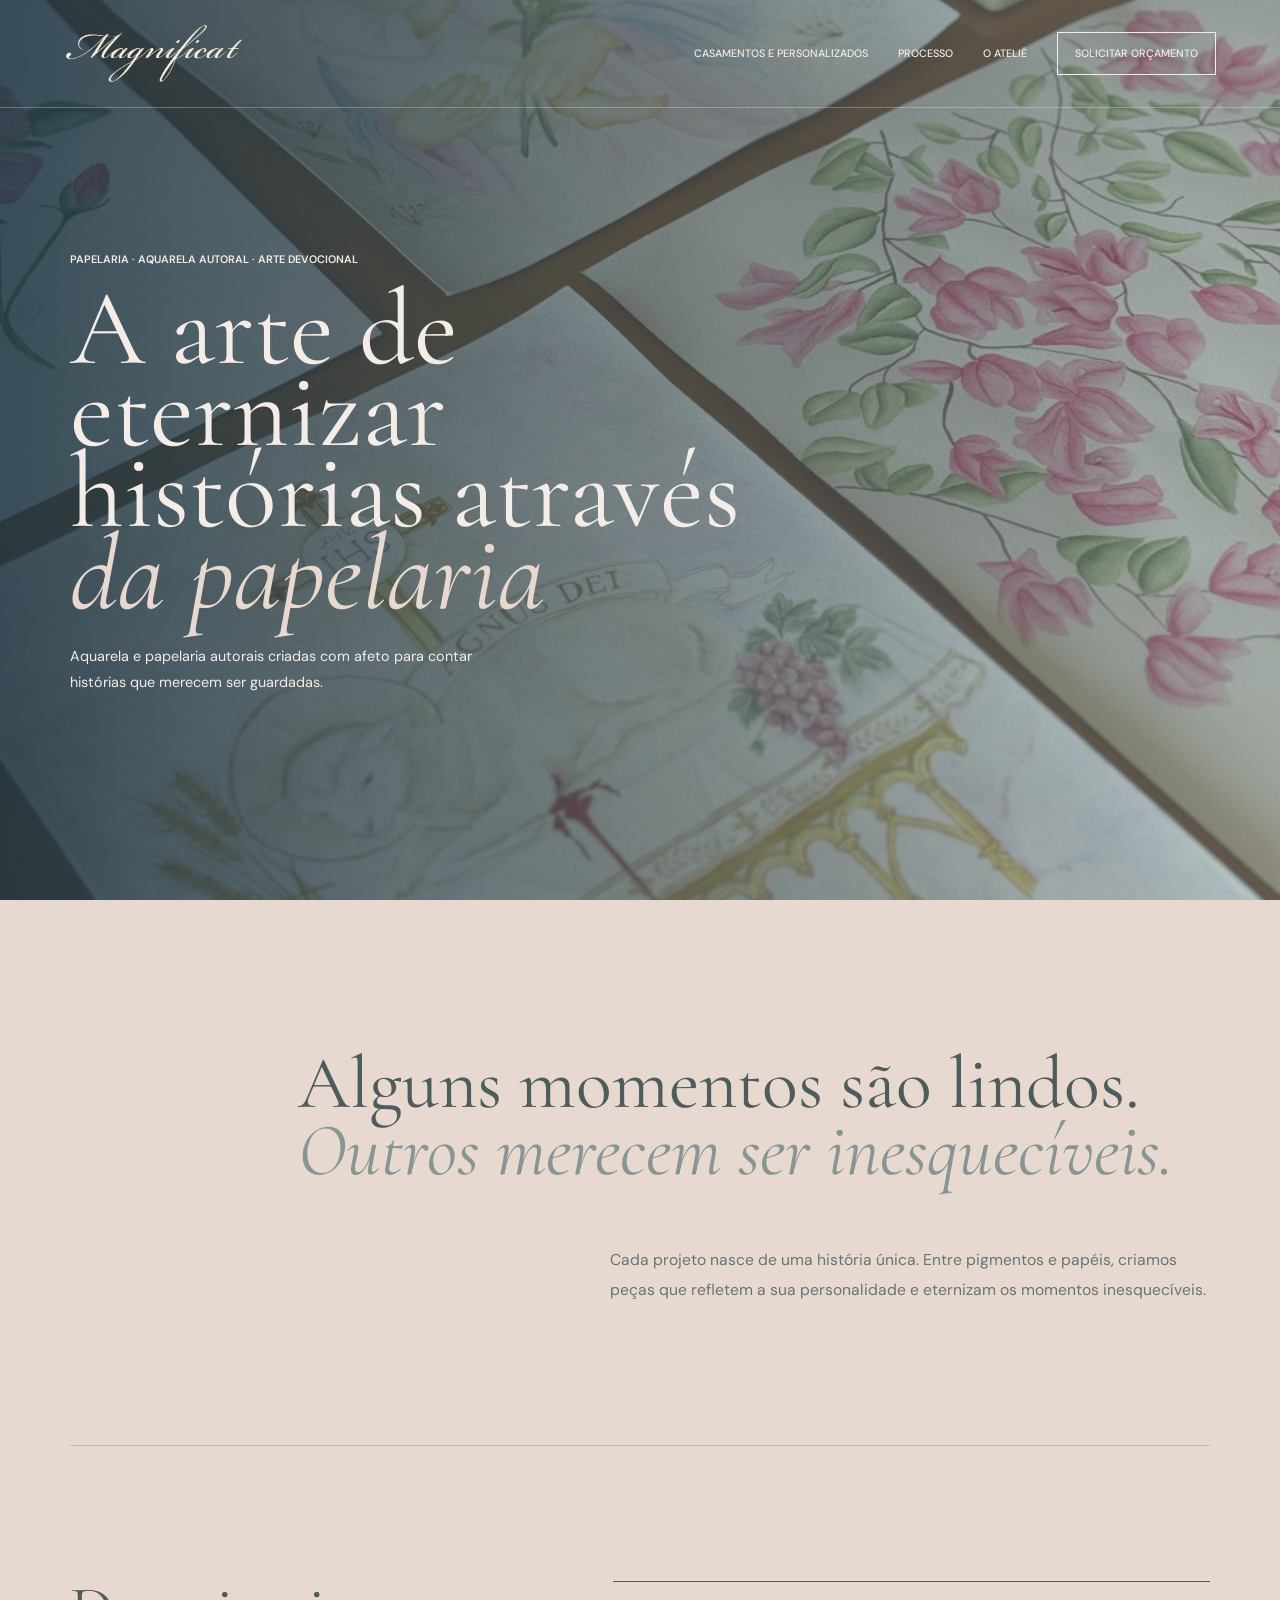
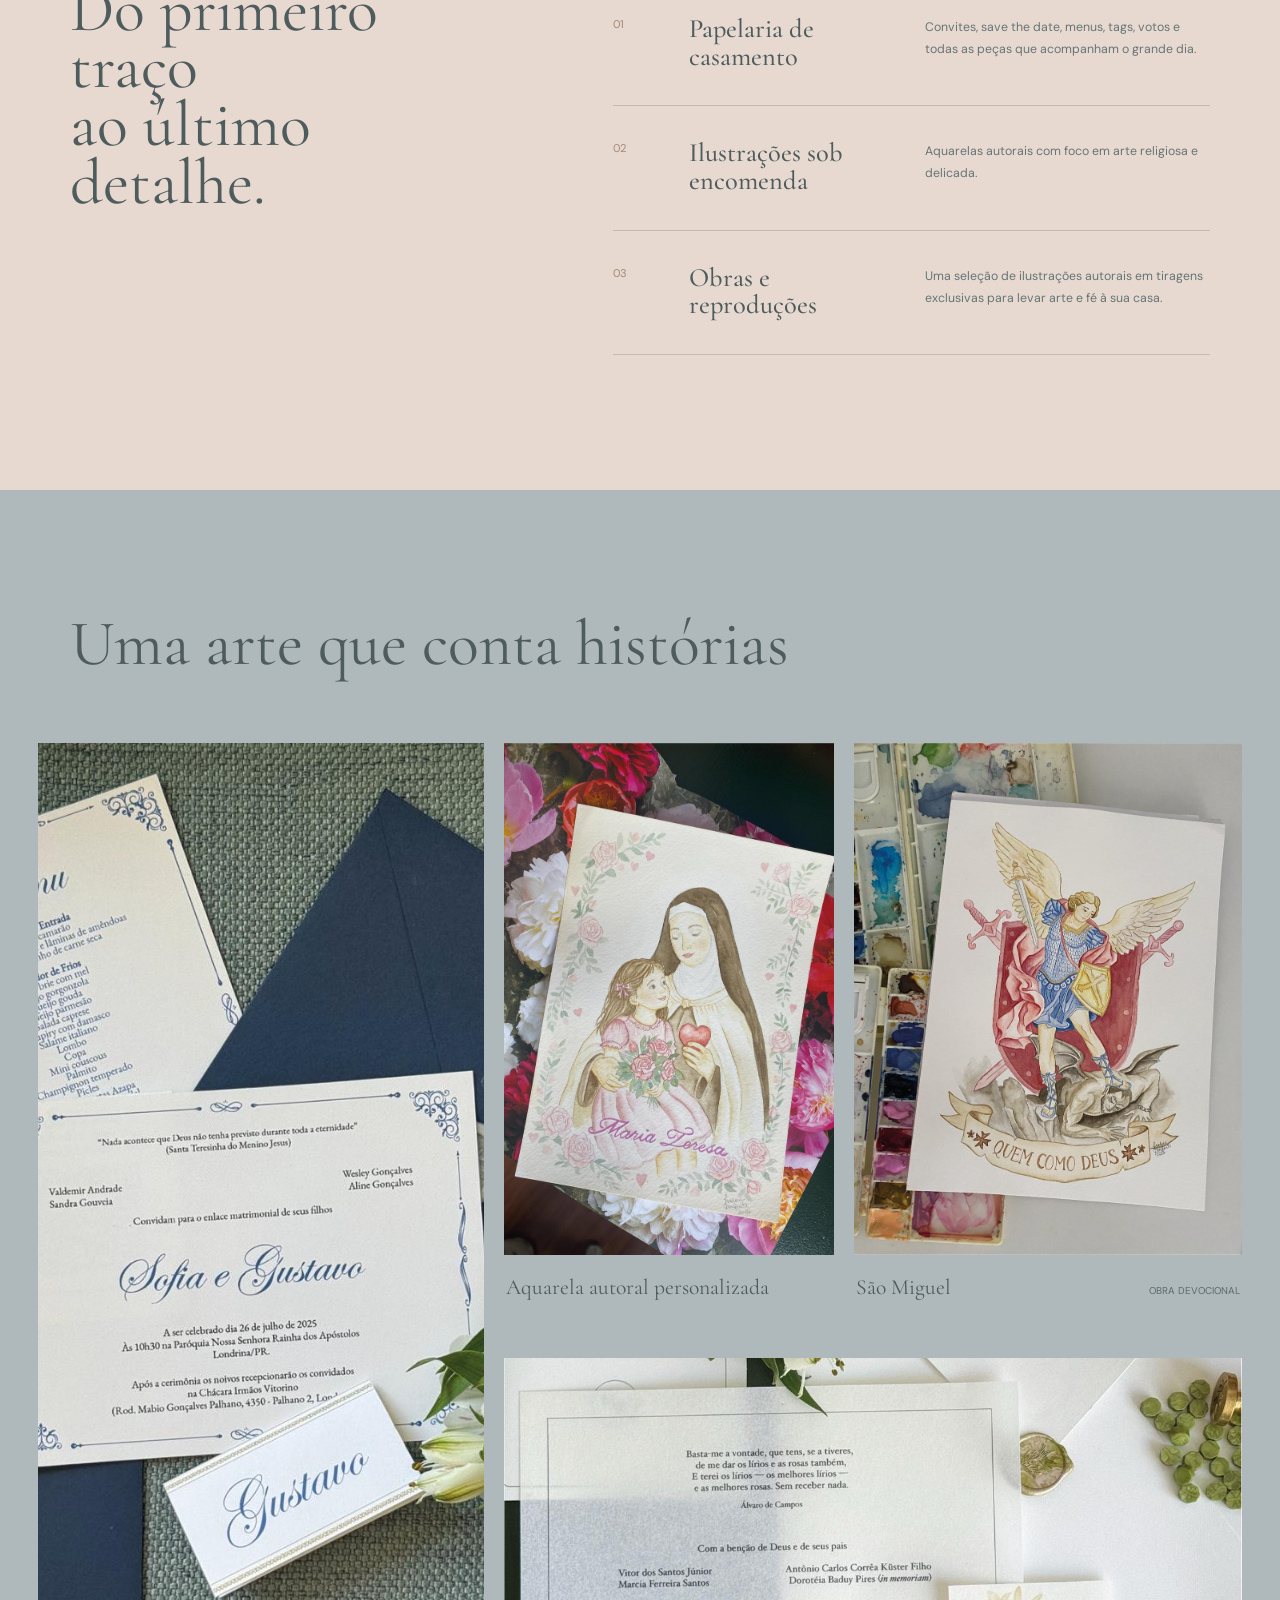
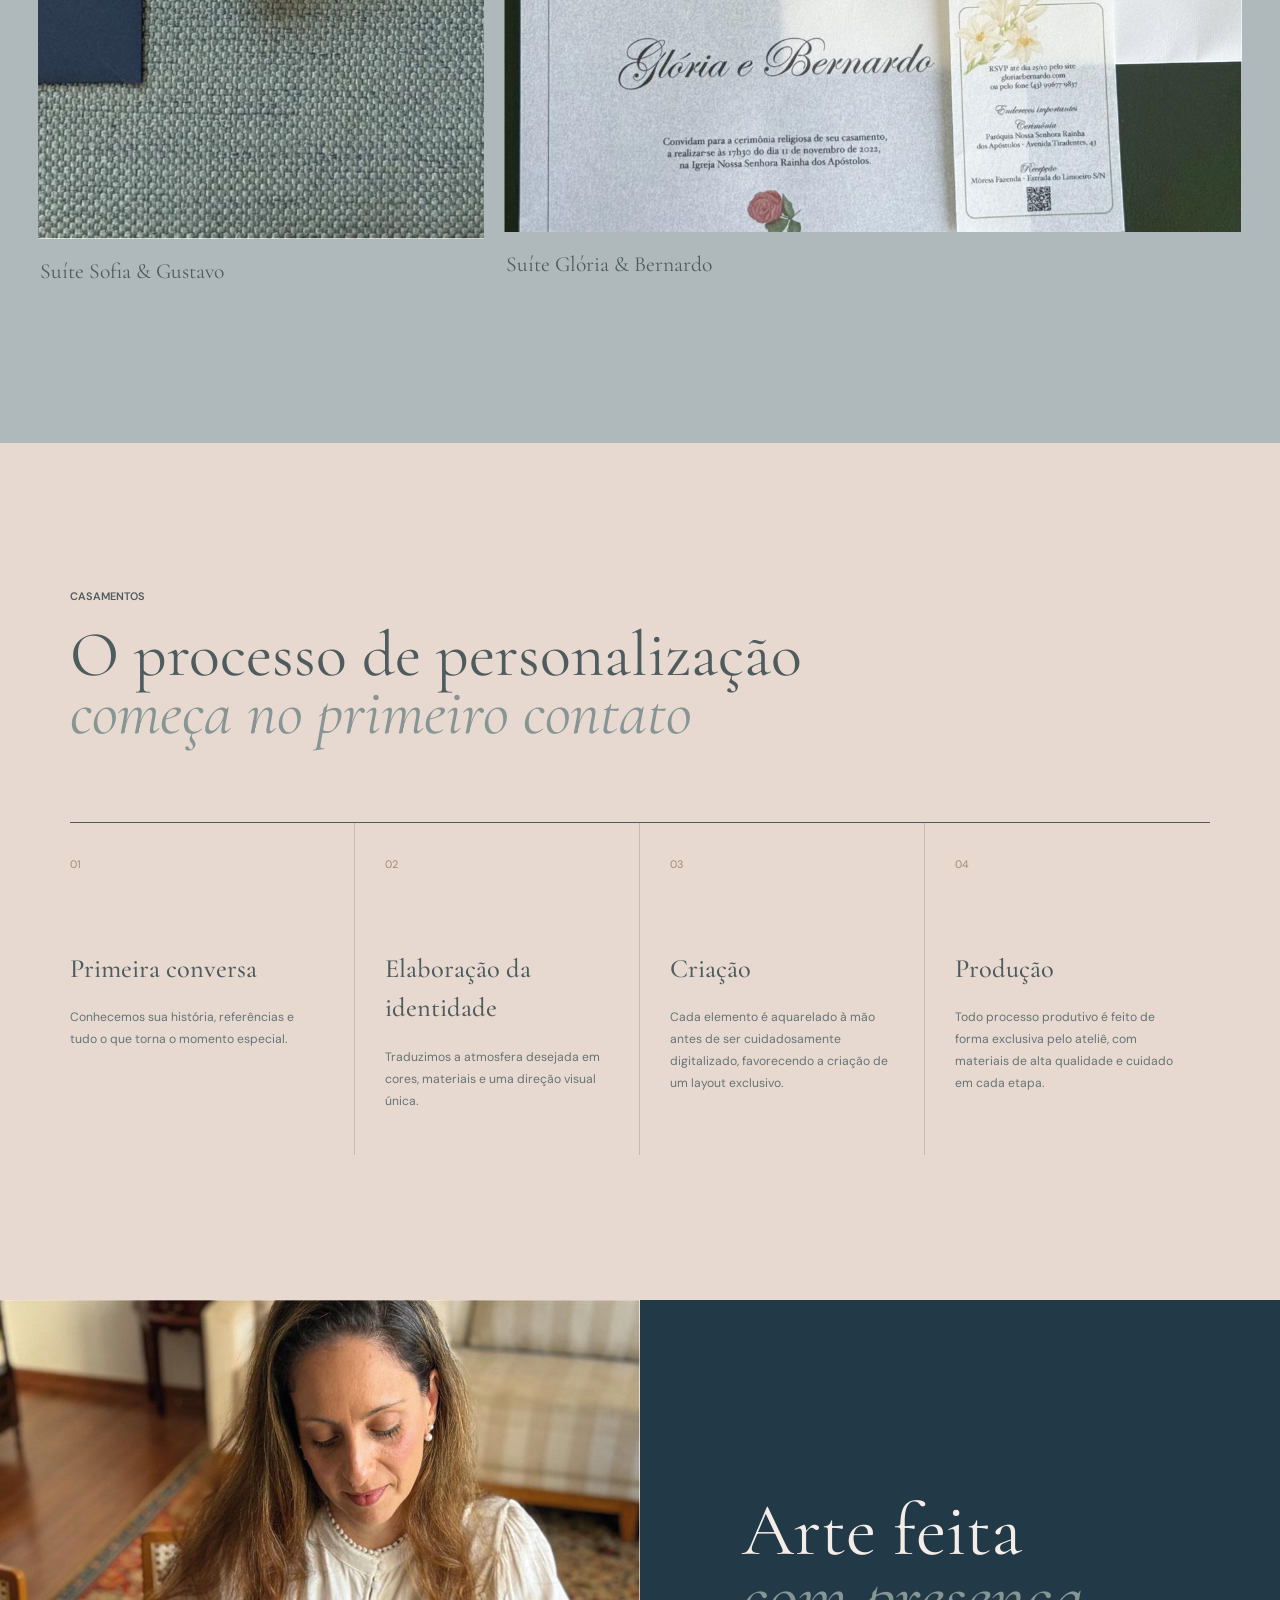
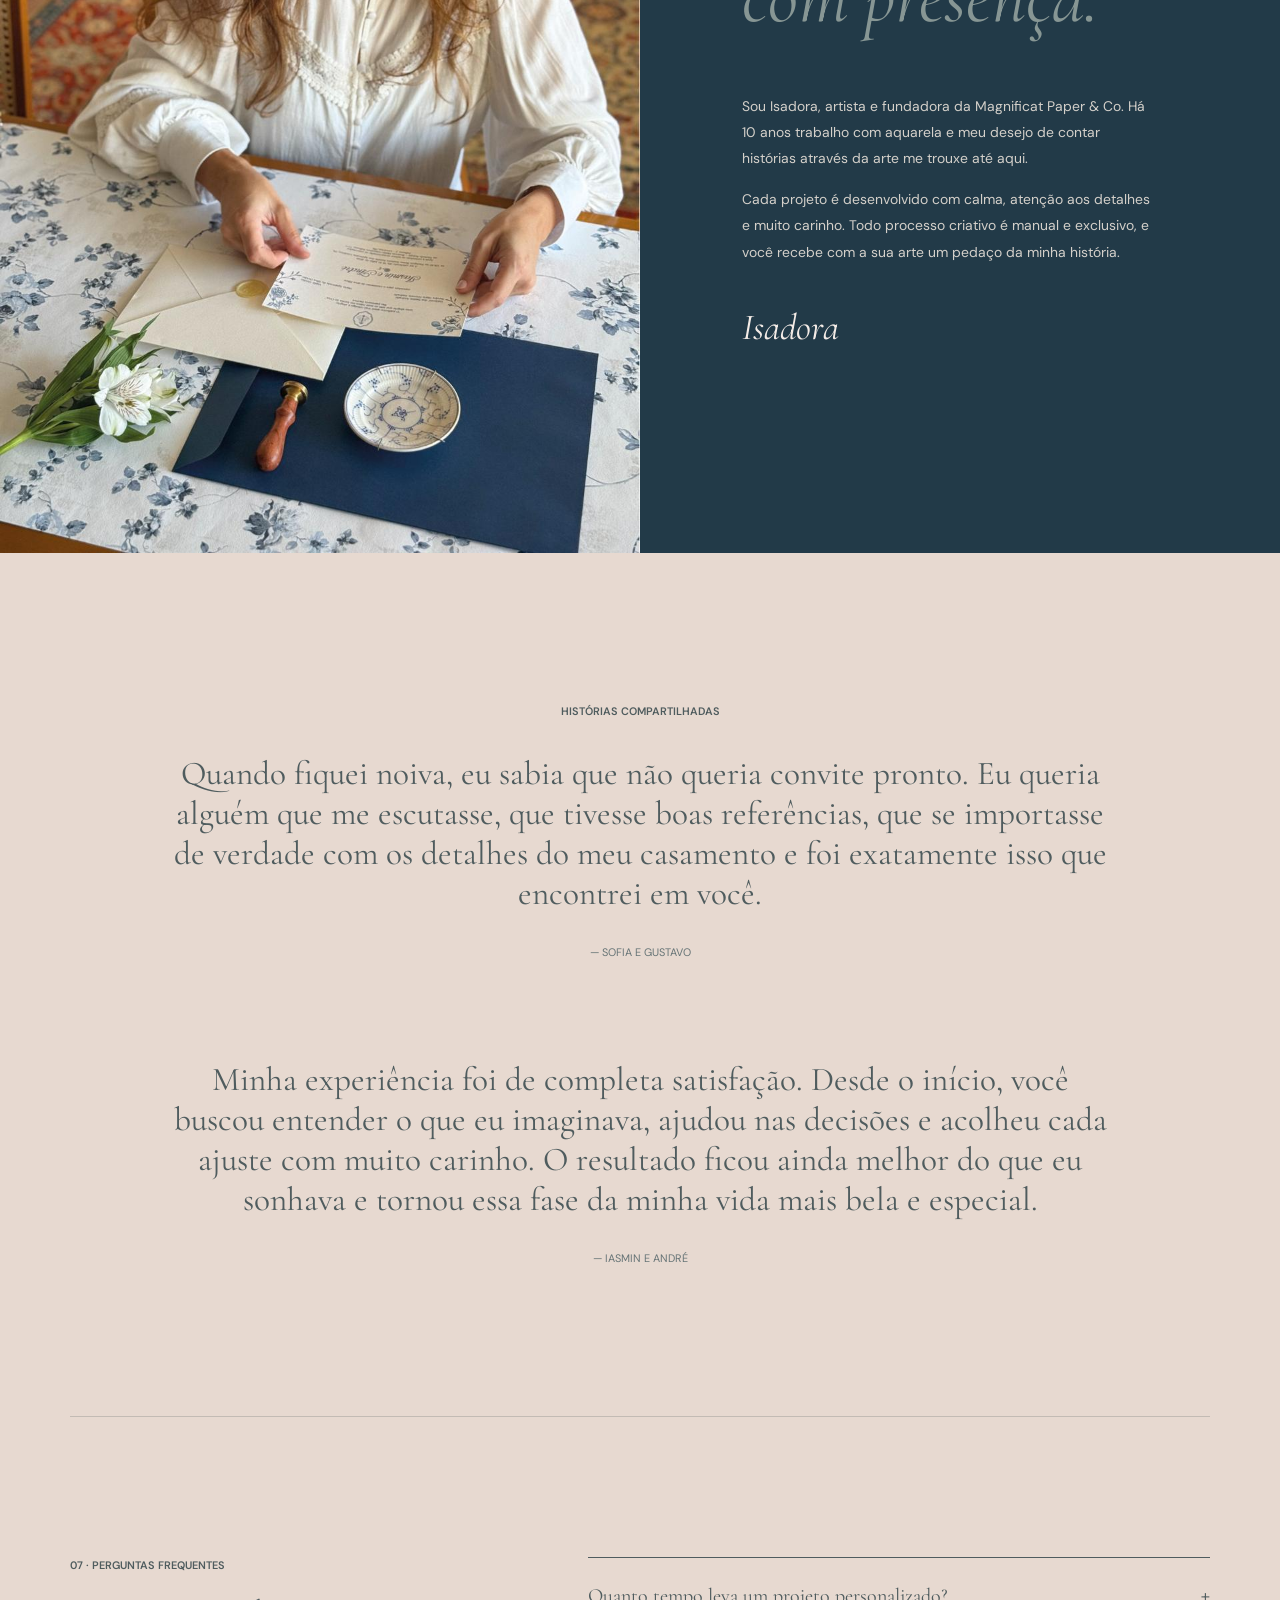
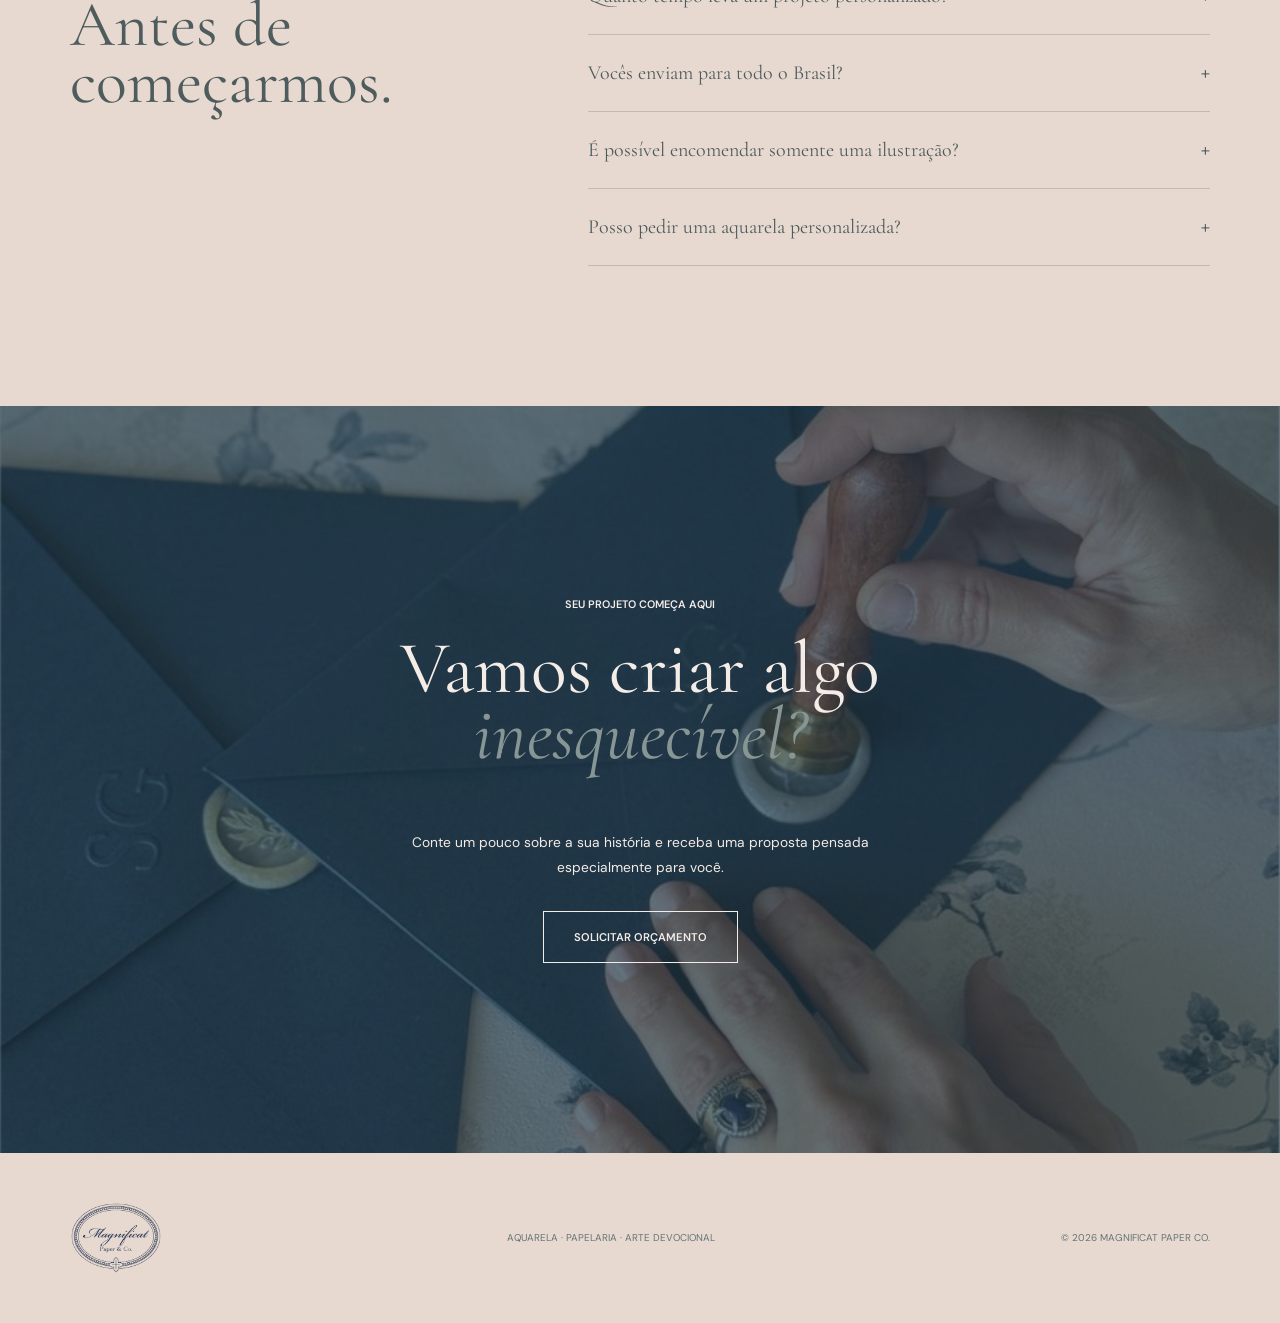
<file: index.html>
<!doctype html>
<html lang="pt-BR">
  <head>
    <meta charset="utf-8">
    <meta name="viewport" content="width=device-width, initial-scale=1">
    <meta name="description" content="Papelaria autoral e ilustrações em aquarela criadas artesanalmente pela Magnificat Paper Co.">
    <title>Magnificat Paper Co. — Ateliê Editorial</title>
    <link rel="icon" type="image/png" sizes="512x512" href="assets/favicon-magnificat.png">
    <link rel="preconnect" href="https://fonts.googleapis.com">
    <link rel="preconnect" href="https://fonts.gstatic.com" crossorigin>
    <link href="https://fonts.googleapis.com/css2?family=Cormorant+Garamond:ital,wght@0,400;0,500;0,600;1,400&family=DM+Sans:wght@300;400;500;600&display=swap" rel="stylesheet">
    <script>document.documentElement.classList.add("js");</script>
    <link rel="stylesheet" href="styles.css?v=20260817-4">
    <script src="script.js" defer></script>
  </head>
  <body class="theme-editorial">
    <header class="site-header" data-header>
      <a class="brand brand--logo" href="#inicio" aria-label="Magnificat — início">
        <img class="brand__logo" src="assets/logo-magnificat-wordmark.png" alt="Magnificat" width="1975" height="673">
      </a>
      <button class="menu-toggle" type="button" aria-label="Abrir menu" aria-expanded="false" data-menu-toggle>
        <span></span><span></span>
      </button>
      <nav class="site-nav" data-menu>
        <a href="#trabalhos">Casamentos e personalizados</a>
        <a href="#processo">Processo</a>
        <a href="#atelie">O ateliê</a>
        <a class="nav-cta" href="#contato">Solicitar orçamento</a>
      </nav>
    </header>

    <main>
      <section class="editorial-hero" id="inicio">
        <img class="editorial-hero__image" src="assets/hero-obras-aquarela.jpeg" alt="Aquarelas devocionais e florais dispostas sobre a mesa do ateliê" width="1200" height="1600">
        <div class="editorial-hero__shade"></div>
        <div class="editorial-hero__content reveal">
          <p class="eyebrow">Papelaria · aquarela autoral · arte devocional</p>
          <h1>A arte de eternizar<br>histórias através<br><em>da papelaria</em></h1>
          <p>Aquarela e papelaria autorais criadas com afeto para contar histórias que merecem ser guardadas.</p>
        </div>
      </section>

      <section class="manifesto editorial-shell reveal">
        <p class="section-index manifesto__index-spacer" aria-hidden="true"></p>
        <div>
          <h2>Alguns momentos são lindos.<br><em>Outros merecem ser inesquecíveis.</em></h2>
          <p>Cada projeto nasce de uma história única. Entre pigmentos e papéis, criamos peças que refletem a sua personalidade e eternizam os momentos inesquecíveis.</p>
        </div>
      </section>

      <section class="services editorial-shell" aria-labelledby="services-title">
        <div class="section-heading reveal">
          <h2 id="services-title">Do primeiro traço<br>ao último detalhe.</h2>
        </div>
        <div class="service-list">
          <article class="service-item reveal">
            <span>01</span>
            <h3>Papelaria de casamento</h3>
            <p>Convites, save the date, menus, tags, votos e todas as peças que acompanham o grande dia.</p>
          </article>
          <article class="service-item reveal">
            <span>02</span>
            <h3>Ilustrações sob encomenda</h3>
            <p>Aquarelas autorais com foco em arte religiosa e delicada.</p>
          </article>
          <article class="service-item reveal">
            <span>03</span>
            <h3>Obras e reproduções</h3>
            <p>Uma seleção de ilustrações autorais em tiragens exclusivas para levar arte e fé à sua casa.</p>
          </article>
        </div>
      </section>

      <section class="editorial-gallery" id="trabalhos" aria-labelledby="gallery-title">
        <div class="editorial-shell section-heading section-heading--row reveal">
          <div>
            <h2 id="gallery-title">Uma arte que conta histórias</h2>
          </div>
        </div>
        <div class="editorial-grid">
          <figure class="work work--tall reveal"><img src="assets/papelaria-azul.jpeg" alt="Suíte de papelaria de casamento em azul" width="1087" height="1280"><figcaption><span>Suíte Sofia & Gustavo</span></figcaption></figure>
          <figure class="work reveal"><img src="assets/santa-teresa.jpeg" alt="Ilustração em aquarela de Santa Teresa" width="959" height="1280"><figcaption><span>Aquarela autoral personalizada</span></figcaption></figure>
          <figure class="work reveal"><img src="assets/sao-miguel.jpeg" alt="Ilustração em aquarela de São Miguel" width="997" height="1280"><figcaption><span>São Miguel</span><small>Obra devocional</small></figcaption></figure>
          <figure class="work work--wide reveal"><img src="assets/menu-casamento.jpeg" alt="Menu e papelaria de casamento com flores brancas" width="960" height="1280"><figcaption><span>Suíte Glória & Bernardo</span></figcaption></figure>
        </div>
      </section>

      <section class="editorial-process editorial-shell" id="processo">
        <div class="section-heading reveal">
          <p class="section-index">Casamentos</p>
          <h2>O processo de personalização<br><em>começa no primeiro contato</em></h2>
        </div>
        <ol class="process-list">
          <li class="reveal"><span>01</span><h3>Primeira conversa</h3><p>Conhecemos sua história, referências e tudo o que torna o momento especial.</p></li>
          <li class="reveal"><span>02</span><h3>Elaboração da identidade</h3><p>Traduzimos a atmosfera desejada em cores, materiais e uma direção visual única.</p></li>
          <li class="reveal"><span>03</span><h3>Criação</h3><p>Cada elemento é aquarelado à mão antes de ser cuidadosamente digitalizado, favorecendo a criação de um layout exclusivo.</p></li>
          <li class="reveal"><span>04</span><h3>Produção</h3><p>Todo processo produtivo é feito de forma exclusiva pelo ateliê, com materiais de alta qualidade e cuidado em cada etapa.</p></li>
        </ol>
      </section>

      <section class="artist-editorial" id="atelie">
        <div class="artist-editorial__image reveal"><img src="assets/isadora-atelie.jpeg" alt="Isadora produzindo convites em seu ateliê" width="960" height="1280"></div>
        <div class="artist-editorial__copy reveal">
          <h2>Arte feita<br><em>com presença.</em></h2>
          <p>Sou Isadora, artista e fundadora da Magnificat Paper &amp; Co. Há 10 anos trabalho com aquarela e meu desejo de contar histórias através da arte me trouxe até aqui.</p>
          <p>Cada projeto é desenvolvido com calma, atenção aos detalhes e muito carinho. Todo processo criativo é manual e exclusivo, e você recebe com a sua arte um pedaço da minha história.</p>
          <span class="signature">Isadora</span>
        </div>
      </section>

      <section class="testimonial editorial-shell reveal">
        <p class="section-index">Histórias compartilhadas</p>
        <div class="testimonial-grid">
          <article class="testimonial-item">
            <blockquote>
              <p>Quando fiquei noiva, eu sabia que não queria convite pronto. Eu queria alguém que me escutasse, que tivesse boas referências, que se importasse de verdade com os detalhes do meu casamento e foi exatamente isso que encontrei em você.</p>
            </blockquote>
            <p class="testimonial-author">— Sofia e Gustavo</p>
          </article>
          <article class="testimonial-item">
            <blockquote>
              <p>Minha experiência foi de completa satisfação. Desde o início, você buscou entender o que eu imaginava, ajudou nas decisões e acolheu cada ajuste com muito carinho. O resultado ficou ainda melhor do que eu sonhava e tornou essa fase da minha vida mais bela e especial.</p>
            </blockquote>
            <p class="testimonial-author">— Iasmin e André</p>
          </article>
        </div>
      </section>

      <section class="faq editorial-shell" aria-labelledby="faq-title">
        <div class="section-heading reveal">
          <p class="section-index">07 · Perguntas frequentes</p>
          <h2 id="faq-title">Antes de começarmos.</h2>
        </div>
        <div class="faq-list reveal">
          <details><summary>Quanto tempo leva um projeto personalizado?<span>+</span></summary><p>Recomendamos iniciar entre quatro e seis meses antes do evento. O prazo exato depende da quantidade de peças e dos acabamentos escolhidos.</p></details>
          <details><summary>Vocês enviam para todo o Brasil?<span>+</span></summary><p>Sim. As peças são embaladas cuidadosamente e enviadas para todo o país.</p></details>
          <details><summary>É possível encomendar somente uma ilustração?<span>+</span></summary><p>Sim. Criamos aquarelas avulsas sob encomenda e também oferecemos reproduções de obras selecionadas.</p></details>
          <details><summary>Posso pedir uma aquarela personalizada?<span>+</span></summary><p>Sim. Lugares, símbolos, pessoas e memórias podem se tornar uma obra exclusiva.</p></details>
        </div>
      </section>

      <section class="editorial-contact" id="contato">
        <img src="assets/lacre-convite.jpeg" alt="Lacre de cera sendo aplicado em convite artesanal" width="960" height="1280">
        <div class="editorial-contact__content reveal">
          <p class="eyebrow">Seu projeto começa aqui</p>
          <h2>Vamos criar algo<br><em>inesquecível?</em></h2>
          <p>Conte um pouco sobre a sua história e receba uma proposta pensada especialmente para você.</p>
          <a class="button button--light" href="https://wa.me/5519992727085" target="_blank" rel="noopener noreferrer">Solicitar orçamento</a>
        </div>
      </section>
    </main>

    <footer class="site-footer editorial-shell">
      <a class="footer-brand-logo" href="#inicio" aria-label="Magnificat Paper & Co. — início">
        <img src="assets/logo-magnificat-footer.png" alt="Magnificat Paper & Co." width="1231" height="971">
      </a>
      <p>Aquarela · Papelaria · Arte devocional</p>
      <p>© 2026 Magnificat Paper Co.</p>
    </footer>

  </body>
</html>
</file>
<file: styles.css>
:root {
  color-scheme: light;
  --ink: #4f5c5e;
  --paper: #e7d9d0;
  --white: #f4ece7;
  --line: rgba(79, 92, 94, 0.24);
  --serif: "Cormorant Garamond", Georgia, serif;
  --sans: "DM Sans", Arial, sans-serif;
}

* {
  box-sizing: border-box;
}

html {
  min-height: 100%;
  scroll-behavior: smooth;
}

body {
  min-height: 100vh;
  margin: 0;
  color: var(--ink);
  background: var(--paper);
  font-family: var(--sans);
  font-size: 16px;
  line-height: 1.5;
  letter-spacing: 0;
}

body.menu-open {
  overflow: hidden;
}

img {
  display: block;
  width: 100%;
}

a {
  color: inherit;
  text-decoration: none;
}

button,
input,
textarea {
  color: inherit;
  font: inherit;
}

button {
  cursor: pointer;
}

h1,
h2,
h3,
p,
figure,
blockquote {
  margin-top: 0;
}

.eyebrow,
.section-index {
  margin-bottom: 22px;
  font-size: 0.68rem;
  font-weight: 600;
  letter-spacing: 0;
  text-transform: uppercase;
}

.brand {
  display: inline-flex;
  width: max-content;
  flex-direction: column;
  align-items: center;
  color: #f4ece7;
  line-height: 0.82;
}

.brand span {
  font-family: var(--serif);
  font-size: 2rem;
  font-weight: 500;
}

.brand small {
  margin-top: 9px;
  font-size: 0.56rem;
  font-weight: 500;
  letter-spacing: 0;
  text-transform: uppercase;
}

.brand--logo {
  width: 180px;
}

.brand__logo {
  height: auto;
}

.brand--dark {
  color: var(--ink);
}

.button {
  display: inline-flex;
  min-height: 52px;
  align-items: center;
  justify-content: center;
  padding: 0 30px;
  border: 1px solid currentColor;
  font-size: 0.7rem;
  font-weight: 600;
  text-transform: uppercase;
  transition: background-color 180ms ease, color 180ms ease, transform 180ms ease;
}

.button:hover {
  transform: translateY(-2px);
}

.button--light {
  color: #f4ece7;
}

.button--light:hover {
  color: #223a48;
  background: #f4ece7;
}

.button--blush {
  color: #4f5c5e;
  border-color: #e7d9d0;
  background: #e7d9d0;
}

.button--blush:hover {
  color: #f4ece7;
  border-color: #223a48;
  background: #223a48;
}

.button--forest {
  color: #f4ece7;
  border-color: #223a48;
  background: #223a48;
}

.button--forest:hover {
  color: #223a48;
  background: transparent;
}

.site-header {
  position: absolute;
  z-index: 50;
  top: 0;
  left: 0;
  display: grid;
  width: 100%;
  height: 108px;
  grid-template-columns: 1fr auto 1fr;
  align-items: center;
  padding: 0 5vw;
  color: #f4ece7;
  border-bottom: 1px solid rgba(244, 236, 231, 0.3);
  transition: color 220ms ease, background-color 220ms ease, transform 220ms ease;
}

.site-header .brand {
  justify-self: start;
}

.site-nav {
  display: flex;
  grid-column: 3;
  align-items: center;
  justify-self: end;
  gap: 30px;
  font-size: 0.67rem;
  font-weight: 500;
  text-transform: uppercase;
}

.site-nav a:not(.nav-cta) {
  position: relative;
}

.site-nav a[href="#atelie"] {
  white-space: nowrap;
}

.site-nav a:not(.nav-cta)::after {
  position: absolute;
  right: 0;
  bottom: -7px;
  left: 0;
  height: 1px;
  background: currentColor;
  content: "";
  transform: scaleX(0);
  transform-origin: right;
  transition: transform 180ms ease;
}

.site-nav a:not(.nav-cta):hover::after {
  transform: scaleX(1);
  transform-origin: left;
}

.nav-cta {
  padding: 12px 17px;
  border: 1px solid currentColor;
}

.menu-toggle {
  display: none;
  width: 42px;
  height: 42px;
  padding: 0;
  border: 0;
  background: transparent;
}

.menu-toggle span {
  display: block;
  width: 24px;
  height: 1px;
  margin: 6px auto;
  background: currentColor;
  transition: transform 180ms ease;
}


.reveal {
  opacity: 1;
  transform: none;
}

.js .reveal {
  opacity: 0;
  transform: translate3d(0, 18px, 0);
  transition: opacity 620ms ease, transform 620ms cubic-bezier(0.22, 1, 0.36, 1);
  will-change: opacity, transform;
}

.js .reveal.is-visible {
  opacity: 1;
  transform: translate3d(0, 0, 0);
  will-change: auto;
}

@media (prefers-reduced-motion: reduce) {
  html { scroll-behavior: auto; }
  .js .reveal,
  .js .reveal.is-visible { opacity: 1; transform: none; transition: none; }
}


/* Concept 01: Editorial */
.theme-editorial {
  --ink: #4f5c5e;
  --paper: #e7d9d0;
  --blue: #afb9bb;
  --sage: #879694;
  --gold: #a38976;
  --serif: "Cormorant Garamond", Georgia, serif;
  --sans: "DM Sans", Arial, sans-serif;
  background: var(--paper);
}

.editorial-shell {
  width: min(89vw, 1260px);
  margin-inline: auto;
}

.editorial-hero {
  position: relative;
  display: grid;
  min-height: 100svh;
  place-items: center;
  overflow: hidden;
  color: #f4ece7;
  background: #223a48;
}

.editorial-hero__image,
.editorial-hero__shade {
  position: absolute;
  inset: 0;
  width: 100%;
  height: 100%;
}

.editorial-hero__image {
  object-fit: cover;
  object-position: 50% 56%;
}

.editorial-hero__shade {
  background: linear-gradient(90deg, rgba(34, 58, 72, 0.86) 0%, rgba(79, 92, 94, 0.68) 52%, rgba(135, 150, 148, 0.5) 100%);
}

.editorial-hero__content {
  position: relative;
  z-index: 1;
  width: min(89vw, 1260px);
  padding-top: 80px;
}

.editorial-hero__content h1 {
  max-width: 760px;
  margin-bottom: 28px;
  font-family: var(--serif);
  font-size: clamp(4.3rem, 8.4vw, 8.5rem);
  font-weight: 400;
  line-height: 0.76;
}

.editorial-hero__content h1 em {
  color: #e7d9d0;
  font-weight: 400;
}

.editorial-hero__content > p:not(.eyebrow) {
  max-width: 440px;
  margin-bottom: 34px;
  font-size: 0.9rem;
  line-height: 1.8;
}

.manifesto {
  display: grid;
  grid-template-columns: 0.4fr 1.6fr;
  padding: 150px 0 140px;
  border-bottom: 1px solid var(--line);
}

.manifesto h2,
.section-heading h2,
.artist-editorial h2,
.editorial-contact h2 {
  font-family: var(--serif);
  font-size: clamp(3.3rem, 5.8vw, 6.4rem);
  font-weight: 400;
  line-height: 0.9;
}

.manifesto h2 em,
.artist-editorial h2 em,
.editorial-contact h2 em,
.editorial-process h2 em {
  color: var(--sage);
  font-weight: 400;
}

.manifesto > div > p {
  max-width: 600px;
  margin: 36px 0 0 auto;
  color: #667476;
  font-size: 0.98rem;
  line-height: 1.9;
}

.services {
  display: grid;
  grid-template-columns: 0.85fr 1.15fr;
  gap: 8vw;
  padding: 135px 0;
}

.section-heading h2 {
  margin-bottom: 0;
  font-size: clamp(3.2rem, 5vw, 5.5rem);
}

.service-list {
  border-top: 1px solid var(--ink);
}

.service-item {
  display: grid;
  grid-template-columns: 54px 0.75fr 1fr;
  gap: 22px;
  padding: 34px 0;
  border-bottom: 1px solid var(--line);
}

.service-item > span,
.service-item h3,
.service-item p {
  margin: 0;
}

.service-item > span {
  color: var(--gold);
  font-size: 0.7rem;
}

.service-item h3 {
  font-family: var(--serif);
  font-size: 1.65rem;
  font-weight: 500;
  line-height: 1.05;
}

.service-item p {
  color: #667476;
  font-size: 0.77rem;
  line-height: 1.8;
}

.editorial-gallery {
  padding: 125px 0 10vw;
  background: #afb9bb;
}

.section-heading--row {
  display: flex;
  align-items: end;
  justify-content: space-between;
  margin-bottom: 70px;
}

.section-heading--row > p {
  max-width: 180px;
  margin-bottom: 7px;
  color: #59696b;
  font-size: 0.62rem;
  text-align: right;
  text-transform: uppercase;
}

.editorial-grid {
  display: grid;
  width: min(94vw, 1500px);
  grid-template-columns: 1.15fr 0.85fr 1fr;
  gap: 20px;
  margin: 0 auto;
}

.work {
  margin: 0;
}

.work--tall {
  grid-row: span 2;
}

.work--wide {
  grid-column: span 2;
}

.work img {
  height: 40vw;
  max-height: 620px;
  object-fit: cover;
}

.work--tall img {
  height: calc(80vw + 72px);
  max-height: 1312px;
}

.work--wide img {
  height: 37vw;
  max-height: 570px;
  object-position: 50% 70%;
}

.work figcaption {
  display: flex;
  align-items: baseline;
  justify-content: space-between;
  padding: 16px 2px 28px;
}

.work figcaption span {
  font-family: var(--serif);
  font-size: 1.35rem;
}

.work figcaption small {
  color: #59696b;
  font-size: 0.62rem;
  text-transform: uppercase;
}

.editorial-process {
  padding: 145px 0;
}

.process-list {
  display: grid;
  grid-template-columns: repeat(4, 1fr);
  gap: 0;
  margin: 80px 0 0;
  padding: 0;
  list-style: none;
  border-top: 1px solid var(--ink);
}

.process-list li {
  min-height: 285px;
  padding: 28px 30px 30px 0;
  border-right: 1px solid var(--line);
}

.process-list li:not(:first-child) {
  padding-left: 30px;
}

.process-list li:last-child {
  border-right: 0;
}

.process-list span {
  color: var(--gold);
  font-size: 0.68rem;
}

.process-list h3 {
  margin: 75px 0 18px;
  font-family: var(--serif);
  font-size: 1.65rem;
  font-weight: 500;
}

.process-list p {
  color: #667476;
  font-size: 0.76rem;
  line-height: 1.8;
}

.artist-editorial {
  display: grid;
  grid-template-columns: 1fr 1fr;
  background: #223a48;
  color: #f4ece7;
}

.artist-editorial__image {
  min-height: 760px;
}

.artist-editorial__image img {
  height: 100%;
  object-fit: cover;
  object-position: 50% 45%;
}

.artist-editorial__copy {
  align-self: center;
  max-width: 620px;
  padding: 9vw 8vw;
}

.artist-editorial__copy > p:not(.section-index) {
  max-width: 460px;
  color: #d4d0ca;
  font-size: 0.87rem;
  line-height: 1.9;
}

.signature {
  display: block;
  margin-top: 35px;
  font-family: var(--serif);
  font-size: 2.3rem;
  font-style: italic;
}

.testimonial {
  padding: 150px 8vw;
  text-align: center;
}

.testimonial-grid {
  display: flex;
  flex-direction: column;
  align-items: center;
  gap: 100px;
  margin-top: 35px;
}

.testimonial-item {
  width: 100%;
  max-width: 960px;
}

.testimonial-item blockquote {
  margin: 0 auto 30px;
  font-family: var(--serif);
  font-size: clamp(1.7rem, 2.6vw, 2.75rem);
  font-weight: 400;
  line-height: 1.2;
}

.testimonial-item blockquote p {
  margin-bottom: 1.15em;
}

.testimonial-item blockquote p:last-child {
  margin-bottom: 0;
}

.testimonial-author {
  margin: 0;
  color: #667476;
  font-size: 0.68rem;
  text-transform: uppercase;
}

.faq {
  display: grid;
  grid-template-columns: 0.8fr 1.2fr;
  gap: 8vw;
  padding: 140px 0;
  border-top: 1px solid var(--line);
}

.faq-list details {
  border-bottom: 1px solid var(--line);
}

.faq-list details:first-child {
  border-top: 1px solid var(--ink);
}

.faq-list summary {
  display: flex;
  min-height: 76px;
  align-items: center;
  justify-content: space-between;
  gap: 24px;
  cursor: pointer;
  font-family: var(--serif);
  font-size: 1.25rem;
  list-style: none;
}

.faq-list summary::-webkit-details-marker {
  display: none;
}

.faq-list summary span {
  font-family: var(--sans);
  font-size: 1.1rem;
  font-weight: 300;
  transition: transform 180ms ease;
}

.faq-list details[open] summary span {
  transform: rotate(45deg);
}

.faq-list details p {
  max-width: 600px;
  padding: 0 50px 25px 0;
  color: #667476;
  font-size: 0.78rem;
  line-height: 1.8;
}

.editorial-contact {
  position: relative;
  display: grid;
  min-height: 83vh;
  place-items: center;
  overflow: hidden;
  color: #f4ece7;
  text-align: center;
  background: #223a48;
}

.editorial-contact::after {
  position: absolute;
  inset: 0;
  background: rgba(34, 58, 72, 0.7);
  content: "";
}

.editorial-contact > img {
  position: absolute;
  inset: 0;
  height: 100%;
  object-fit: cover;
  object-position: 50% 48%;
}

.editorial-contact__content {
  position: relative;
  z-index: 1;
  padding: 80px 5vw;
}

.editorial-contact__content > p:not(.eyebrow) {
  max-width: 470px;
  margin: 0 auto 32px;
  font-size: 0.86rem;
  line-height: 1.8;
}

.site-footer {
  display: flex;
  min-height: 170px;
  align-items: center;
  justify-content: space-between;
}

.site-footer p {
  margin: 0;
  color: #667476;
  font-size: 0.62rem;
  text-transform: uppercase;
}

.footer-brand-logo {
  display: block;
  width: 91.2px;
  flex: 0 0 auto;
}

.footer-brand-logo img {
  width: 100%;
  height: auto;
}


/* Responsive */
@media (max-width: 980px) {
  .site-header {
    height: 86px;
    grid-template-columns: 1fr auto;
    padding: 0 24px;
  }

  .site-header .brand--logo { width: 145px; }

  .menu-toggle {
    position: relative;
    z-index: 2;
    display: block;
    grid-column: 2;
    justify-self: end;
  }

  .menu-open .menu-toggle span:first-child { transform: translateY(3.5px) rotate(45deg); }
  .menu-open .menu-toggle span:last-child { transform: translateY(-3.5px) rotate(-45deg); }

  .site-nav {
    position: fixed;
    z-index: 1;
    inset: 0;
    display: flex;
    visibility: hidden;
    flex-direction: column;
    align-items: flex-end;
    justify-content: center;
    gap: 28px;
    padding: 0 24px;
    opacity: 0;
    color: #f4ece7;
    background: #223a48;
    font-family: var(--serif);
    font-size: 1.6rem;
    text-align: right;
    text-transform: none;
    transition: opacity 180ms ease, visibility 180ms ease;
  }

  .site-nav a {
    max-width: 220px;
  }

  .menu-open .site-nav {
    visibility: visible;
    opacity: 1;
  }

  .nav-cta {
    margin-top: 15px;
    font-family: var(--sans);
    font-size: 0.65rem;
    text-transform: uppercase;
  }

  .manifesto,
  .services,
  .faq {
    grid-template-columns: 1fr;
  }

  .manifesto__index-spacer { display: none; }
  .manifesto { gap: 45px; }
  .service-list { margin-top: 45px; }
  .editorial-grid { grid-template-columns: 1fr 1fr; }
  .work--tall { grid-row: auto; }
  .work--wide { grid-column: span 2; }
  .work img, .work--tall img { height: 58vw; }
  .work--wide img { height: 55vw; }
  .process-list { grid-template-columns: 1fr 1fr; }
  .process-list li:nth-child(2) { border-right: 0; }
  .process-list li { border-bottom: 1px solid var(--line); }
  .artist-editorial { grid-template-columns: 1fr; }
  .artist-editorial__image { min-height: auto; height: 75vw; }
  .artist-editorial__copy { padding: 13vw 8vw; }
  .faq-list { margin-top: 15px; }
}

@media (max-width: 680px) {
  body { font-size: 15px; }
  .editorial-hero__content { padding-top: 60px; }
  .editorial-hero__content h1 { font-size: 4rem; line-height: 0.8; }
  .editorial-hero__content > p:not(.eyebrow) { max-width: 310px; }
  .manifesto { padding: 100px 0 90px; }
  .manifesto h2, .section-heading h2, .artist-editorial h2, .editorial-contact h2 { font-size: 3.6rem; }
  .manifesto > div > p { margin-left: 0; }
  .services { padding: 95px 0; }
  .service-item { grid-template-columns: 36px 1fr; }
  .service-item p { grid-column: 2; }
  .editorial-gallery { padding-top: 90px; }
  .section-heading--row { display: block; margin-bottom: 45px; }
  .section-heading--row > p { margin-top: 25px; text-align: left; }
  .editorial-grid { grid-template-columns: 1fr; gap: 12px; }
  .work--wide { grid-column: auto; }
  .work img, .work--tall img, .work--wide img { height: 116vw; max-height: 680px; }
  .process-list { grid-template-columns: 1fr; }
  .process-list li, .process-list li:not(:first-child) { min-height: 225px; padding: 25px 0; border-right: 0; }
  .process-list h3 { margin-top: 60px; }
  .editorial-process { padding: 100px 0; }
  .artist-editorial__image { height: 110vw; }
  .artist-editorial__copy { padding: 95px 7vw; }
  .testimonial { padding: 100px 0; }
  .testimonial-grid { gap: 75px; }
  .testimonial-item blockquote { font-size: 2rem; }
  .faq { padding: 100px 0; }
  .editorial-contact { min-height: 720px; }
  .site-footer { display: block; padding: 55px 0; text-align: center; }
  .site-footer .footer-brand-logo { margin: 0 auto 30px; }
  .site-footer p + p { margin-top: 12px; }
}
</file>
